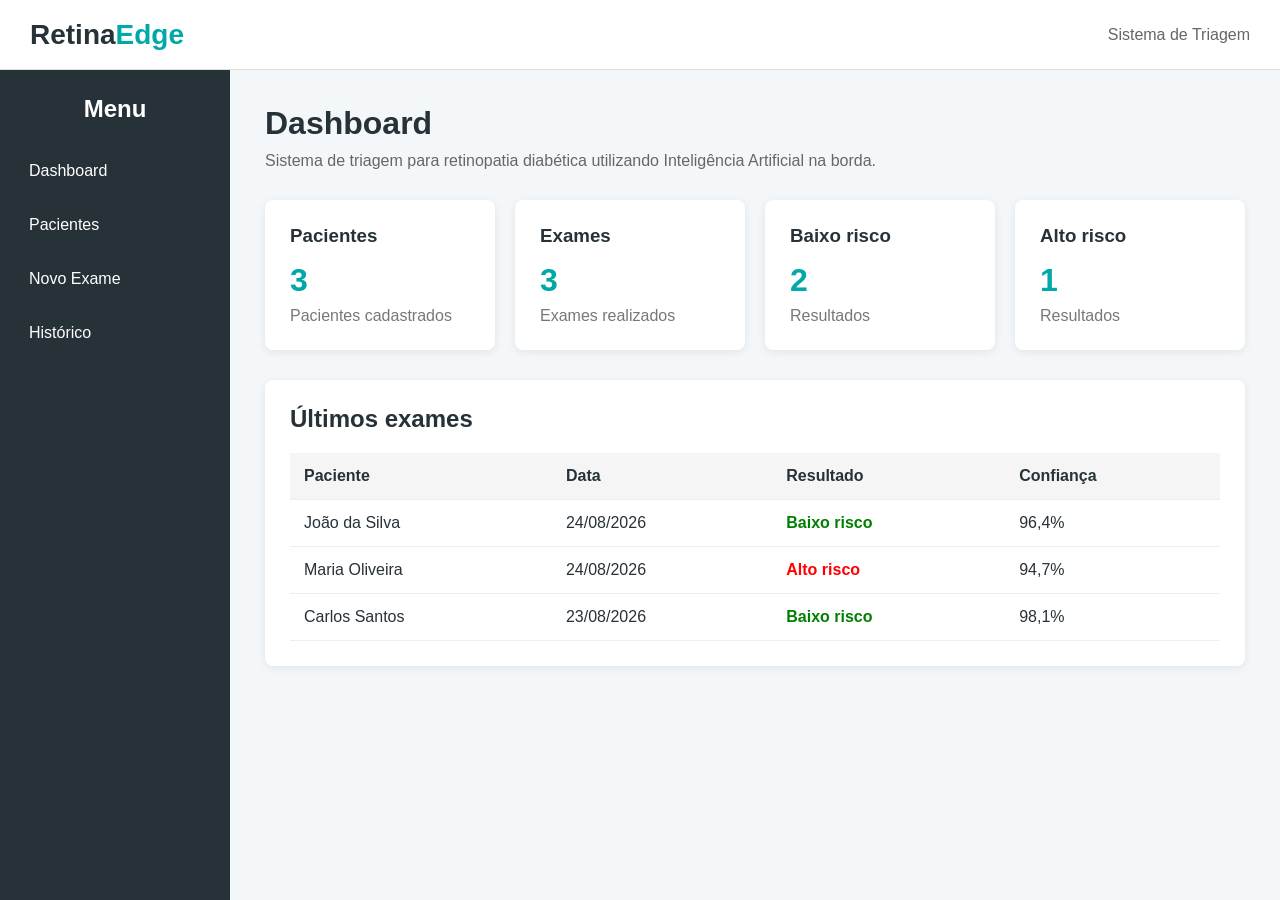
<file: index.html>
<!DOCTYPE html>
<html lang="pt-br">
<head>
     <meta charset="UTF-8">
    <meta name="viewport" content="width=device-width, initial-scale=1.0">

    <title>RetinaEdge - Dashboard</title>

    <link rel="stylesheet" href="css/style.css">
<header class="topo">

        <div class="logo">
            Retina<span>Edge</span>
        </div>

        <div class="usuario">
            Sistema de Triagem
        </div>

    </header>


    <div class="layout">

        <aside class="menu">

            <h2>Menu</h2>

            <a href="index.html">Dashboard</a>

            <a href="pacientes.html">Pacientes</a>

            <a href="exame.html">Novo Exame</a>

            <a href="historico.html">Histórico</a>

        </aside>


        <main class="conteudo">

            <h1>Dashboard</h1>

            <p class="descricao">
                Sistema de triagem para retinopatia diabética
                utilizando Inteligência Artificial na borda.
            </p>


            <section class="cards">

                <div class="card">

                    <h3>Pacientes</h3>

                    <strong id="totalPacientes">0</strong>

                    <p>Pacientes cadastrados</p>

                </div>


                <div class="card">

                    <h3>Exames</h3>

                    <strong id="totalExames">0</strong>

                    <p>Exames realizados</p>

                </div>


                <div class="card">

                    <h3>Baixo risco</h3>

                    <strong id="baixoRisco">0</strong>

                    <p>Resultados</p>

                </div>


                <div class="card">

                    <h3>Alto risco</h3>

                    <strong id="altoRisco">0</strong>

                    <p>Resultados</p>

                </div>

            </section>


            <section class="painel">

                <h2>Últimos exames</h2>

                <table>

                    <thead>

                        <tr>

                            <th>Paciente</th>

                            <th>Data</th>

                            <th>Resultado</th>

                            <th>Confiança</th>

                        </tr>

                    </thead>

                    <tbody id="tabelaExames">

                    </tbody>

                </table>

            </section>

        </main>

    </div>


    <script src="js/app.js"></script>

</body>

</html>
</file>
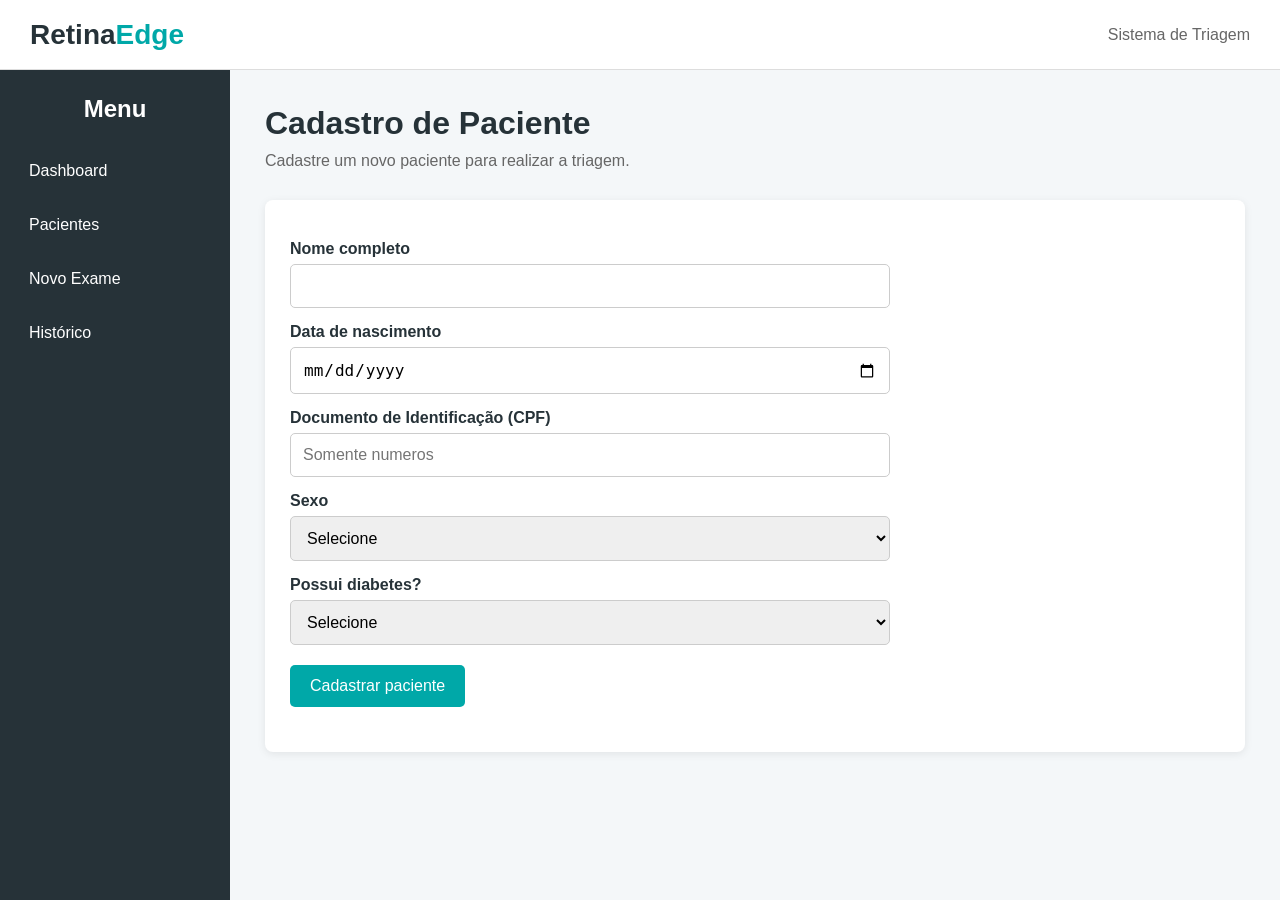
<file: pacientes.html>
<!DOCTYPE html>
<html lang="pt-br">

<head>

    <meta charset="UTF-8">

    <meta name="viewport" content="width=device-width, initial-scale=1.0">

    <title>RetinaEdge - Pacientes</title>

    <link rel="stylesheet" href="css/style.css">

</head>


<body>


    <header class="topo">

        <div class="logo">
            Retina<span>Edge</span>
        </div>

        <div class="usuario">
            Sistema de Triagem
        </div>

    </header>


    <div class="layout">


        <aside class="menu">

            <h2>Menu</h2>

            <a href="index.html">Dashboard</a>

            <a href="pacientes.html">Pacientes</a>

            <a href="exame.html">Novo Exame</a>

            <a href="historico.html">Histórico</a>

        </aside>


        <main class="conteudo">


            <h1>Cadastro de Paciente</h1>

            <p class="descricao">
                Cadastre um novo paciente para realizar a triagem.
            </p>


            <section class="painel">


                <form id="formPaciente">


                    <label for="nome">
                        Nome completo
                    </label>

                    <input
                        type="text"
                        id="nome"
                        required
                    >


                    <label for="dataNascimento">
                        Data de nascimento
                    </label>

                    <input
                        type="date"
                        id="dataNascimento"
                        required
                    >
                    <label for="CPF">
                        Documento de Identificação (CPF)
                    </label>

                    <input
                        type="text"
                        id="CPF"
                        inputmode="numeric"
                        maxlength="11"
                        pattern="[0-9]{11}"
                        placeholder="Somente numeros"
                        required
                    >

                    <label for="sexo">
                        Sexo
                    </label>

                    <select id="sexo" required>

                        <option value="">
                            Selecione
                        </option>

                        <option value="Masculino">
                            Masculino
                        </option>

                        <option value="Feminino">
                            Feminino
                        </option>

                    </select>


                    <label for="diabetes">
                        Possui diabetes?
                    </label>

                    <select id="diabetes" required>

                        <option value="">
                            Selecione
                        </option>

                        <option value="Sim">
                            Sim
                        </option>

                        <option value="Não">
                            Não
                        </option>

                    </select>


                    <br>


                    <button type="submit">
                        Cadastrar paciente
                    </button>


                </form>


                <p id="mensagem"></p>


            </section>


        </main>


    </div>


    <script src="js/app.js"></script>

</body>

</html>
</file>
<file: css/style.css>
* {
    margin: 0;
    padding: 0;
    box-sizing: border-box;
}


body {
    font-family: Arial, Helvetica, sans-serif;
    background-color: #f4f7f9;
    color: #263238;
}


/* TOPO */

.topo {
    height: 70px;
    background-color: #ffffff;

    display: flex;
    align-items: center;
    justify-content: space-between;

    padding: 0 30px;

    border-bottom: 1px solid #dddddd;
}


.logo {
    font-size: 28px;
    font-weight: bold;
}


.logo span {
    color: #00a8a8;
}


.usuario {
    color: #666666;
}


/* LAYOUT */

.layout {
    display: flex;
    min-height: calc(100vh - 70px);
}


/* MENU */

.menu {
    width: 230px;

    background-color: #263238;

    padding: 25px 15px;
}


.menu h2 {
    color: white;

    margin-bottom: 25px;

    text-align: center;
}


.menu a {
    display: block;

    color: white;

    text-decoration: none;

    padding: 14px;

    margin-bottom: 8px;

    border-radius: 5px;
}


.menu a:hover {
    background-color: #00a8a8;
}


/* CONTEÚDO */

.conteudo {
    flex: 1;

    padding: 35px;
}


.conteudo h1 {
    font-size: 32px;

    margin-bottom: 10px;
}


.descricao {
    color: #666666;

    margin-bottom: 30px;
}


/* CARDS */

.cards {
    display: grid;

    grid-template-columns: repeat(4, 1fr);

    gap: 20px;

    margin-bottom: 30px;
}


.card {
    background-color: white;

    padding: 25px;

    border-radius: 8px;

    box-shadow: 0 2px 8px rgba(0, 0, 0, 0.08);
}


.card h3 {
    margin-bottom: 15px;
}


.card strong {
    display: block;

    font-size: 32px;

    color: #00a8a8;

    margin-bottom: 8px;
}


.card p {
    color: #777777;
}


/* PAINEL */

.painel {
    background-color: white;

    padding: 25px;

    border-radius: 8px;

    box-shadow: 0 2px 8px rgba(0, 0, 0, 0.08);
}


.painel h2 {
    margin-bottom: 20px;
}


/* TABELA */

table {
    width: 100%;

    border-collapse: collapse;
}


th,
td {
    padding: 14px;

    text-align: left;

    border-bottom: 1px solid #eeeeee;
}


th {
    background-color: #f5f5f5;
}


.resultado-baixo {
    color: green;

    font-weight: bold;
}


.resultado-alto {
    color: red;

    font-weight: bold;
}
/* FORMULÁRIO */

form {
    max-width: 600px;
}


form label {
    display: block;

    margin-top: 15px;

    margin-bottom: 6px;

    font-weight: bold;
}


form input,
form select {
    width: 100%;

    padding: 12px;

    border: 1px solid #cccccc;

    border-radius: 5px;

    font-size: 16px;
}


form button {
    margin-top: 20px;

    padding: 12px 20px;

    border: none;

    border-radius: 5px;

    background-color: #00a8a8;

    color: white;

    font-size: 16px;

    cursor: pointer;
}


form button:hover {
    background-color: #008888;
}


#mensagem {
    margin-top: 20px;

    font-weight: bold;
}
</file>
